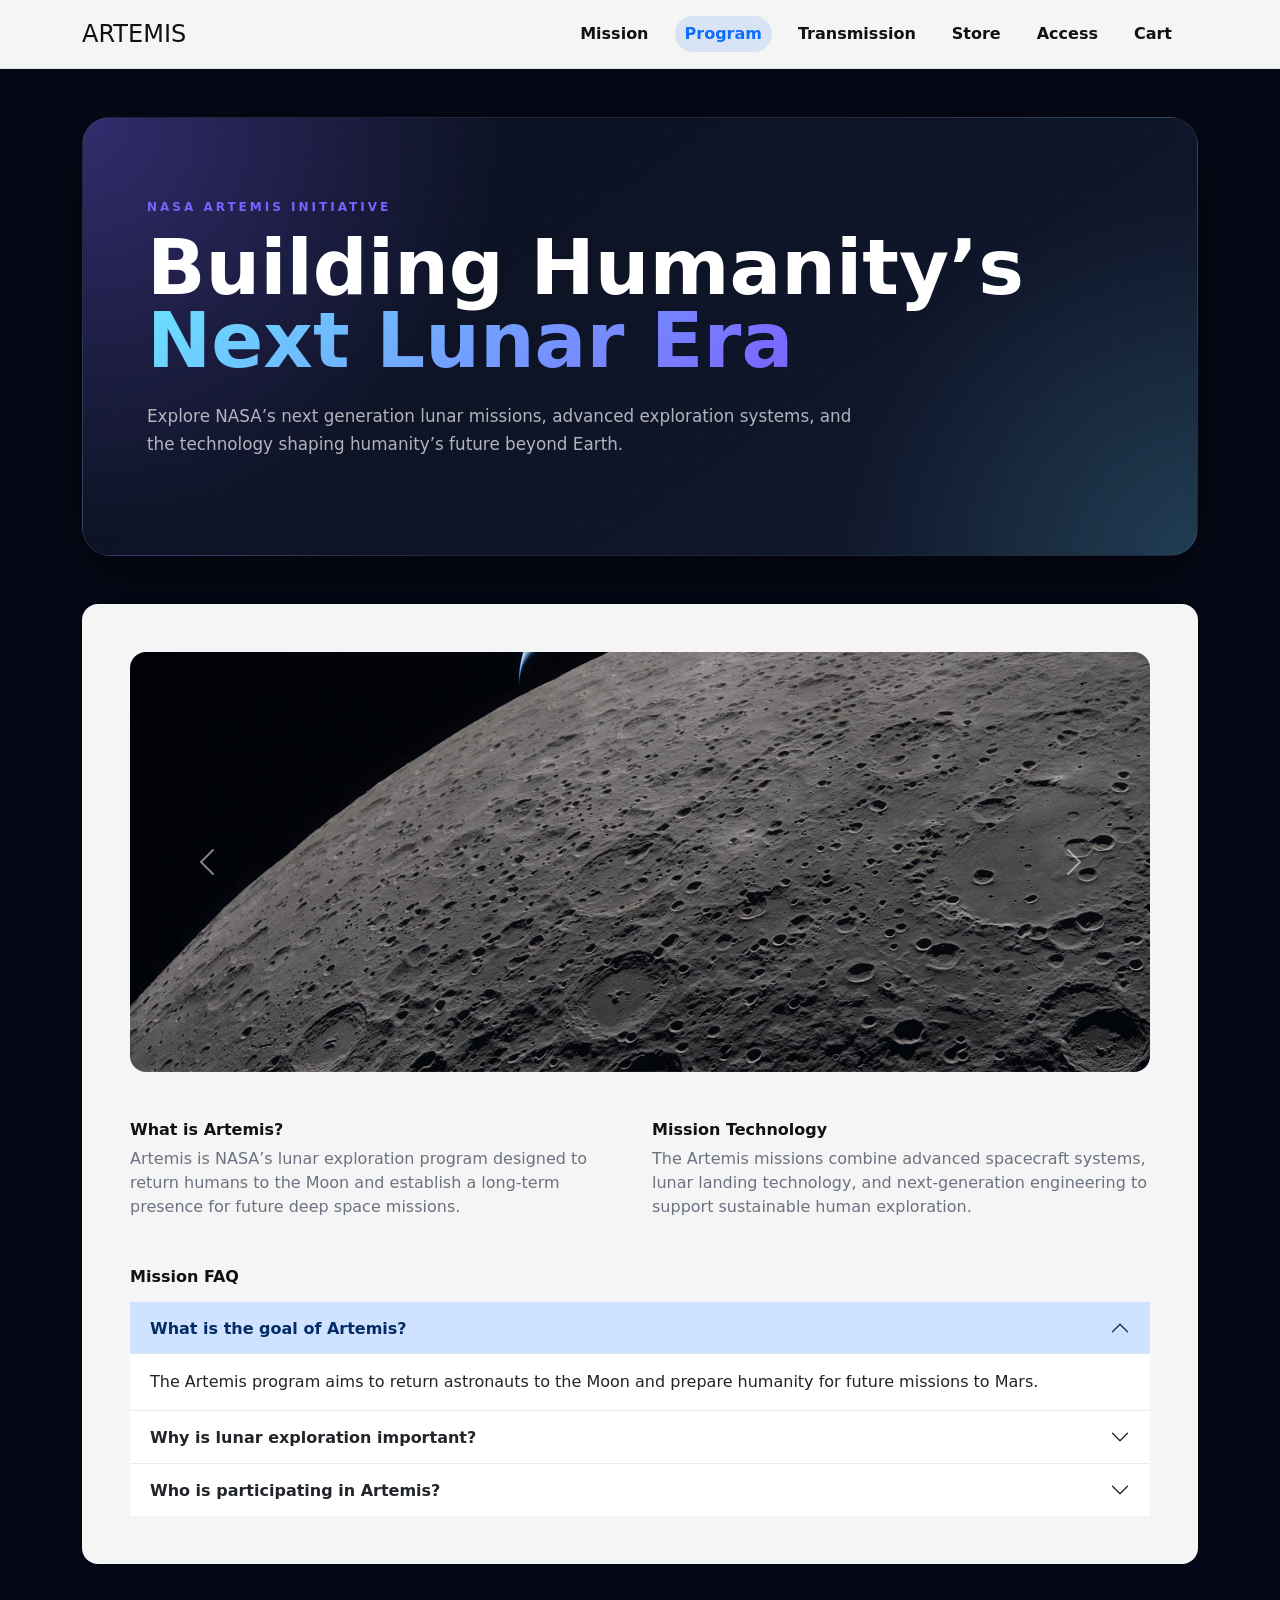
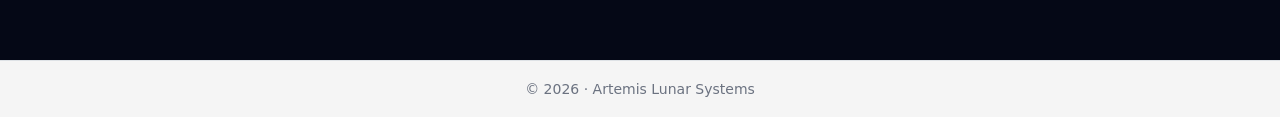
<file: about.html>
<!doctype html>
<html lang="es">
<head>
  <meta charset="utf-8">
  <meta name="viewport" content="width=device-width, initial-scale=1">
  <title>Artemis Program · Lunar Exploration</title>

  <!-- Bootstrap CSS -->
  <link
    href="https://cdn.jsdelivr.net/npm/bootstrap@5.3.3/dist/css/bootstrap.min.css"
    rel="stylesheet">

  <!-- CSS -->
  <link href="styles.css" rel="stylesheet">

  <style>

    .program-hero{
      position: relative;
      overflow: hidden;
      border-radius: 28px;
      padding: 5rem 4rem;
      margin-bottom: 3rem;

      background:
        radial-gradient(circle at top left, rgba(123,97,255,0.35), transparent 35%),
        radial-gradient(circle at bottom right, rgba(106,226,255,0.18), transparent 30%),
        linear-gradient(145deg, #0b1020, #11192e);

      border: 1px solid rgba(255,255,255,0.08);
      box-shadow: 0 20px 60px rgba(0,0,0,0.45);
    }

    .program-hero::before{
      content:'';
      position:absolute;
      inset:0;
      background-image:
        radial-gradient(rgba(255,255,255,0.15) 1px, transparent 1px);
      background-size: 30px 30px;
      opacity:0.15;
      pointer-events:none;
    }

    .program-label{
      position: relative;
      z-index: 2;

      font-size: 12px;
      letter-spacing: .25em;
      text-transform: uppercase;
      color: #7b61ff;
      font-weight: 700;

      margin-bottom: 1rem;
    }

    .program-title{
      position: relative;
      z-index: 2;

      font-size: clamp(2.8rem, 6vw, 5rem);
      line-height: .95;
      font-weight: 800;
      color: white;

      margin-bottom: 1.5rem;
    }

    .program-title span{
      background: linear-gradient(135deg, #6ae2ff, #7b61ff);
      -webkit-background-clip: text;
      -webkit-text-fill-color: transparent;
      background-clip: text;
    }

    .program-description{
      position: relative;
      z-index: 2;

      max-width: 720px;
      color: rgba(255,255,255,0.68);
      font-size: 1.05rem;
      line-height: 1.7;
    }

  </style>

</head>

<body class="space-body">

<header class="bg-white border-bottom sticky-top">
  <div class="container py-3 d-flex justify-content-between align-items-center">

    <h1 class="h4 m-0 text-dark">ARTEMIS</h1>

    <nav class="d-flex gap-3">
      <a href="index.html">Mission</a>
      <a href="about.html" class="active">Program</a>
      <a href="contact.html">Transmission</a>
      <a href="tienda.html">Store</a>
      <a href="auth.html">Access</a>
      <a href="carrito.html">Cart</a>

      <span id="usuarioNav" class="user-badge"></span>
    </nav>

  </div>
</header>

<main class="container py-5">

  <section class="program-hero">

    <p class="program-label">
      NASA ARTEMIS INITIATIVE
    </p>

    <h2 class="program-title">
      Building Humanity’s <span>Next Lunar Era</span>
    </h2>

    <p class="program-description">
      Explore NASA’s next generation lunar missions, advanced exploration systems, and the technology shaping humanity’s future beyond Earth.
    </p>

  </section>

  <section class="bg-white p-5 rounded-4 shadow-sm border-0">

    <!-- CAROUSEL -->
    <div id="galeriaAbout" class="carousel slide mb-5" data-bs-ride="carousel">

      <div class="carousel-inner rounded-4 overflow-hidden">

        <div class="carousel-item active">
          <img src="resources/ARTEMIS.2.jpg" class="d-block w-100">
        </div>

        <div class="carousel-item">
          <img src="resources/ARTEMIS.4.png" class="d-block w-100">
        </div>

        <div class="carousel-item">
          <img src="resources/ARTEMIS.3.jpeg" class="d-block w-100">
        </div>

      </div>

      <button class="carousel-control-prev" type="button" data-bs-target="#galeriaAbout" data-bs-slide="prev">
        <span class="carousel-control-prev-icon" aria-hidden="true"></span>
        <span class="visually-hidden">Anterior</span>
      </button>

      <button class="carousel-control-next" type="button" data-bs-target="#galeriaAbout" data-bs-slide="next">
        <span class="carousel-control-next-icon" aria-hidden="true"></span>
        <span class="visually-hidden">Siguiente</span>
      </button>

    </div>

    <!-- CONTENIDO -->
    <div class="row g-4 align-items-start mb-5">

      <div class="col-12 col-md-6">
        <h3 class="h6 text-dark fw-semibold mb-2">
          What is Artemis?
        </h3>

        <p class="mb-0 text-muted">
          Artemis is NASA’s lunar exploration program designed to return
          humans to the Moon and establish a long-term presence for future
          deep space missions.
        </p>
      </div>

      <div class="col-12 col-md-6">
        <h3 class="h6 text-dark fw-semibold mb-2">
          Mission Technology
        </h3>

        <p class="mb-0 text-muted">
          The Artemis missions combine advanced spacecraft systems,
          lunar landing technology, and next-generation engineering
          to support sustainable human exploration.
        </p>
      </div>

    </div>

    <!-- ACCORDION -->
    <h3 class="h6 text-dark fw-semibold mb-3">
      Mission FAQ
    </h3>

    <div class="accordion accordion-flush" id="faqAbout">

      <div class="accordion-item">

        <h2 class="accordion-header">
          <button
            class="accordion-button"
            type="button"
            data-bs-toggle="collapse"
            data-bs-target="#faqA1">

            What is the goal of Artemis?

          </button>
        </h2>

        <div id="faqA1" class="accordion-collapse collapse show" data-bs-parent="#faqAbout">
          <div class="accordion-body">
            The Artemis program aims to return astronauts to the Moon and prepare humanity for future missions to Mars.
          </div>
        </div>

      </div>

      <div class="accordion-item">

        <h2 class="accordion-header">
          <button
            class="accordion-button collapsed"
            type="button"
            data-bs-toggle="collapse"
            data-bs-target="#faqA2">

            Why is lunar exploration important?

          </button>
        </h2>

        <div id="faqA2" class="accordion-collapse collapse" data-bs-parent="#faqAbout">
          <div class="accordion-body">
            Lunar exploration helps scientists develop technologies, research deep space environments,
            and understand how humans can live beyond Earth.
          </div>
        </div>

      </div>

      <div class="accordion-item">

        <h2 class="accordion-header">
          <button
            class="accordion-button collapsed"
            type="button"
            data-bs-toggle="collapse"
            data-bs-target="#faqA3">

            Who is participating in Artemis?

          </button>
        </h2>

        <div id="faqA3" class="accordion-collapse collapse" data-bs-parent="#faqAbout">
          <div class="accordion-body">
            NASA collaborates with international agencies, engineers,
            scientists, and private aerospace companies as part of the Artemis missions.
          </div>
        </div>

      </div>

    </div>

  </section>

</main>

<footer class="bg-white border-top mt-5">
  <div class="container py-3 text-center text-muted">
    <small>© 2026 · Artemis Lunar Systems</small>
  </div>
</footer>

<!-- Bootstrap JS -->
<script src="https://cdn.jsdelivr.net/npm/bootstrap@5.3.3/dist/js/bootstrap.bundle.min.js"></script>

</body>
<div id="transition-overlay" class="page-transition-overlay"></div>
</html>
</file>
<file: styles.css>
/* =========================
   1. Variables de Diseño (Temas)
========================= */

:root {
  /* Modo Claro (Default) */
  --text: #111;
  --muted: #6b7280;
  --bg-page: #f6f7fb;
  --bg-gradient: linear-gradient(0deg, #d8d8d8, #d8d8d8);
  --card: rgba(255, 255, 255, 0.96);
  --border: rgba(0, 0, 0, .08);
  --nav-bg: rgba(255, 255, 255, 0.8);
  
  /* Mantenemos tus medidas */
  --shadow: 0 10px 30px rgba(0,0,0,.08);
  --shadow-sm: 0 6px 18px rgba(0,0,0,.08);
  --radius: 18px;
}

/* El navegador usará estos valores cuando JS active 'data-theme' */
[data-theme="dark"] {
  --text: #f8fafc;
  --muted: #94a3b8;
  --bg-page: #050816;
  --bg-gradient: linear-gradient(0deg, #050816, #0b0e1f);
  --card: #1e293b;
  --border: rgba(255, 255, 255, 0.1);
  --nav-bg: rgba(15, 23, 42, 0.9);
  --shadow: 0 10px 30px rgba(0,0,0,.5);
}

[data-theme="dark"] {
  /* Modo Oscuro */
  --text: #f8fafc;
  --muted: #94a3b8;
  --bg-page: #050816;
  --bg-gradient: linear-gradient(0deg, #050816, #0b0e1f);
  --card: #1e293b;
  --border: rgba(255, 255, 255, 0.1);
  --nav-bg: rgba(15, 23, 42, 0.9);
}

/* =========================
   2. Aplicación de Variables
========================= */
body {
  min-height: 100vh;
  background: var(--bg-gradient); /* Ahora es dinámico */
  color: var(--text);             /* El texto también cambia */
  background-attachment: fixed;
  transition: background 0.3s ease, color 0.3s ease; /* Para que el cambio sea suave */
}

/* Modificamos tus clases existentes para que sean dinámicas */
.bg-white {
  background: var(--card) !important; /* En vez de rgba(255,255,255,0.96) */
  backdrop-filter: blur(12px);
}

header {
  background: var(--nav-bg) !important;
  backdrop-filter: blur(8px);
  border-bottom: 1px solid var(--border) !important;
}

section {
  border: 1px solid var(--border);
  border-radius: var(--radius);
  background: var(--card);
}

.text-dark { color: var(--text) !important; }
.text-muted { color: var(--muted) !important; }

/* =========================
   3. Header y navegación
========================= */


header nav a {
  text-decoration: none;
  color: var(--text);
  font-weight: 600;
  padding: 6px 10px;
  border-radius: 999px;
  transition: background .2s ease, transform .2s ease;
}

header nav a:hover {
  background: rgba(0,0,0,.06);
  transform: translateY(-1px);
}

header nav a.active {
  background: rgba(13,110,253,.12);
  color: #0d6efd;
}




/* =========================
   5. Sombras
========================= */

.shadow-sm {
  box-shadow: var(--shadow-sm) !important;
}


/* =========================
   6. Imágenes
========================= */

img {
  max-width: 100%;
}

img.rounded-3 {
  border-radius: 14px !important;
}


/* =========================
   7. Carousel
========================= */

.carousel-inner img {
  height: 420px;
  object-fit: cover;
}

@media (max-width: 576px) {
  .carousel-inner img {
    height: 240px;
  }
}


/* =========================
   8. Accordion
========================= */

.accordion-item {
  border-color: var(--border);
}

.accordion-button {
  font-weight: 600;
}

.accordion-button:focus {
  box-shadow: none;
}


/* =========================
   9. Botones
========================= */

.btn {
  border-radius: 999px;
  font-weight: 600;
}

.btn:hover {
  transform: translateY(-1px);
}


/* =========================
   10. Formularios
========================= */

.form-control {
  border-radius: 14px;
  border-color: var(--border);
}

.form-control:focus {
  box-shadow: 0 0 0 .2rem rgba(13,110,253,.15);
  border-color: rgba(13,110,253,.35);
}


/* =========================
   11. Footer
========================= */

footer {
  border-top: 1px solid var(--border);
}


/* =========================
   12. Clase opcional
========================= */

.highlight {
  background: linear-gradient(
    135deg,
    rgba(13,110,253,.10),
    rgba(25,135,84,.08)
  );
}
.space-body{
  background:#050816;
  color:white;
}

.bg-white{
  background: rgba(255,255,255,0.96) !important;
  backdrop-filter: blur(12px);
}
</file>
